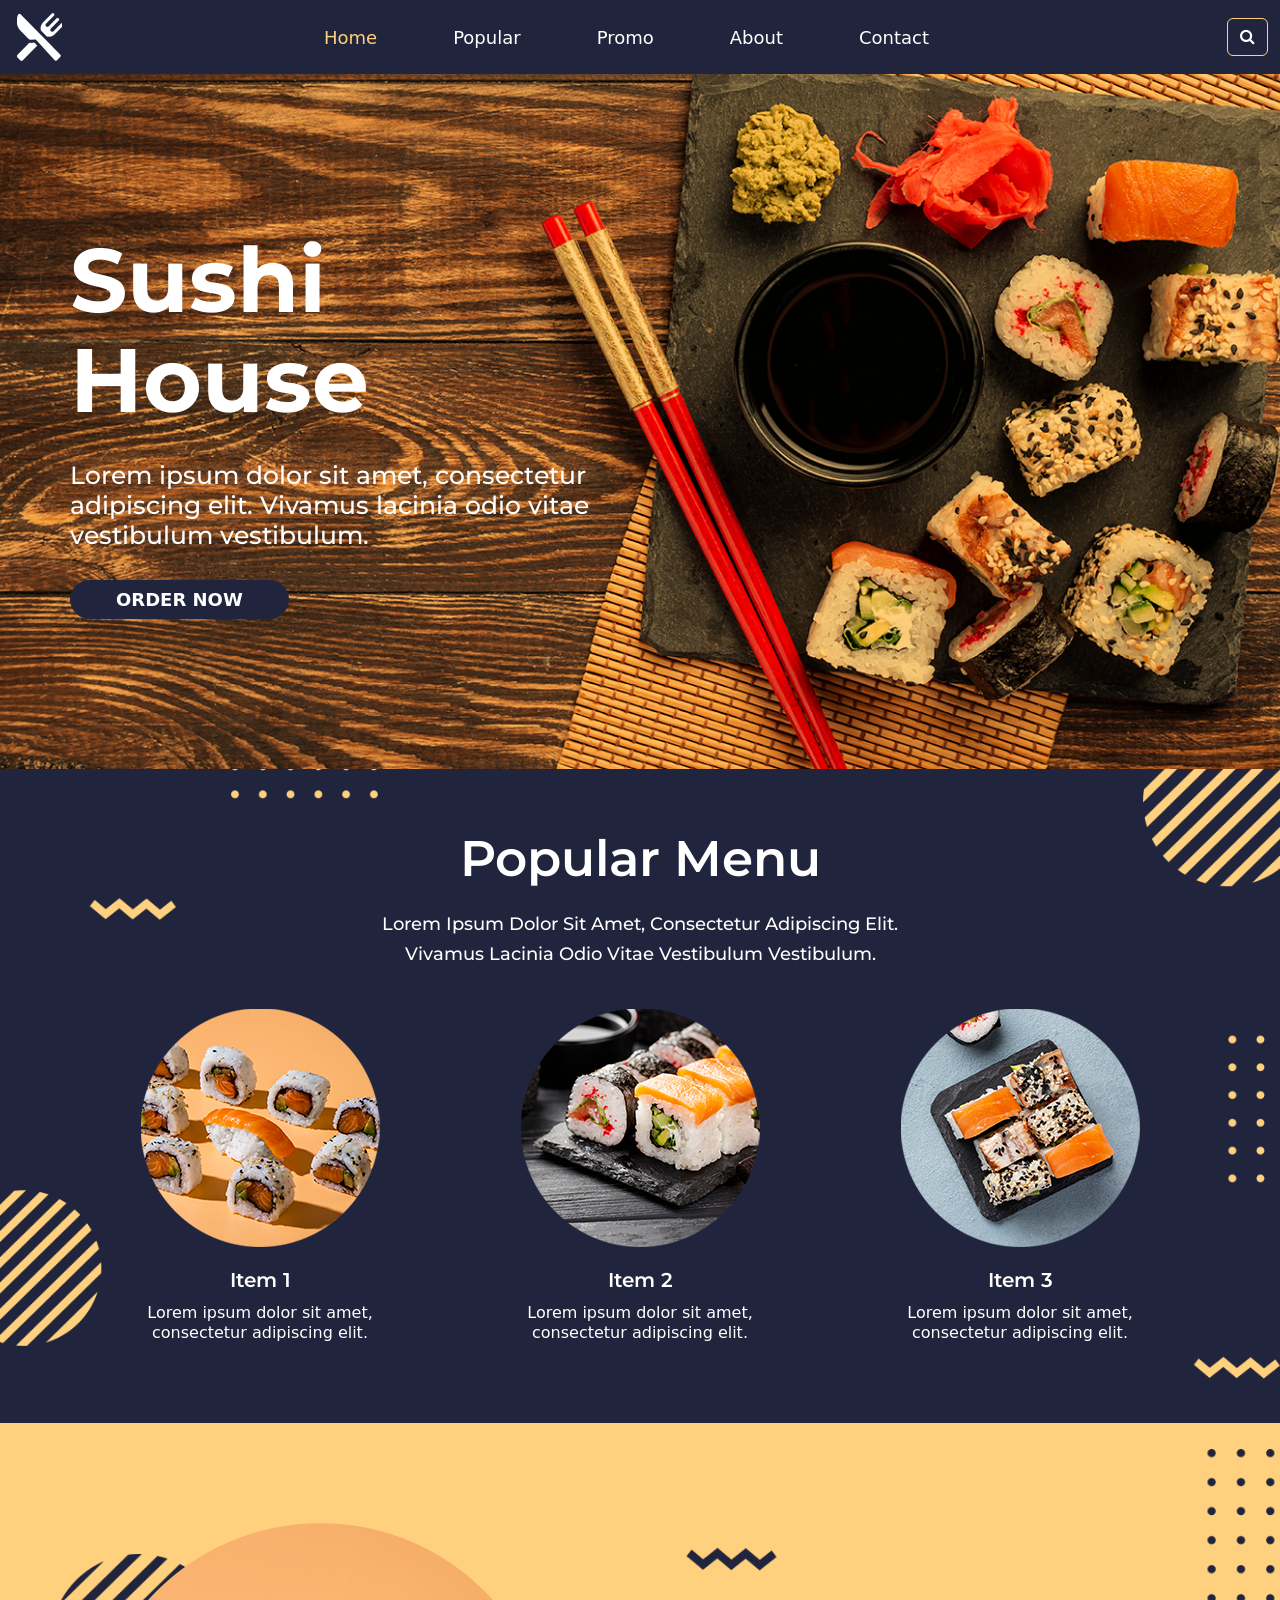
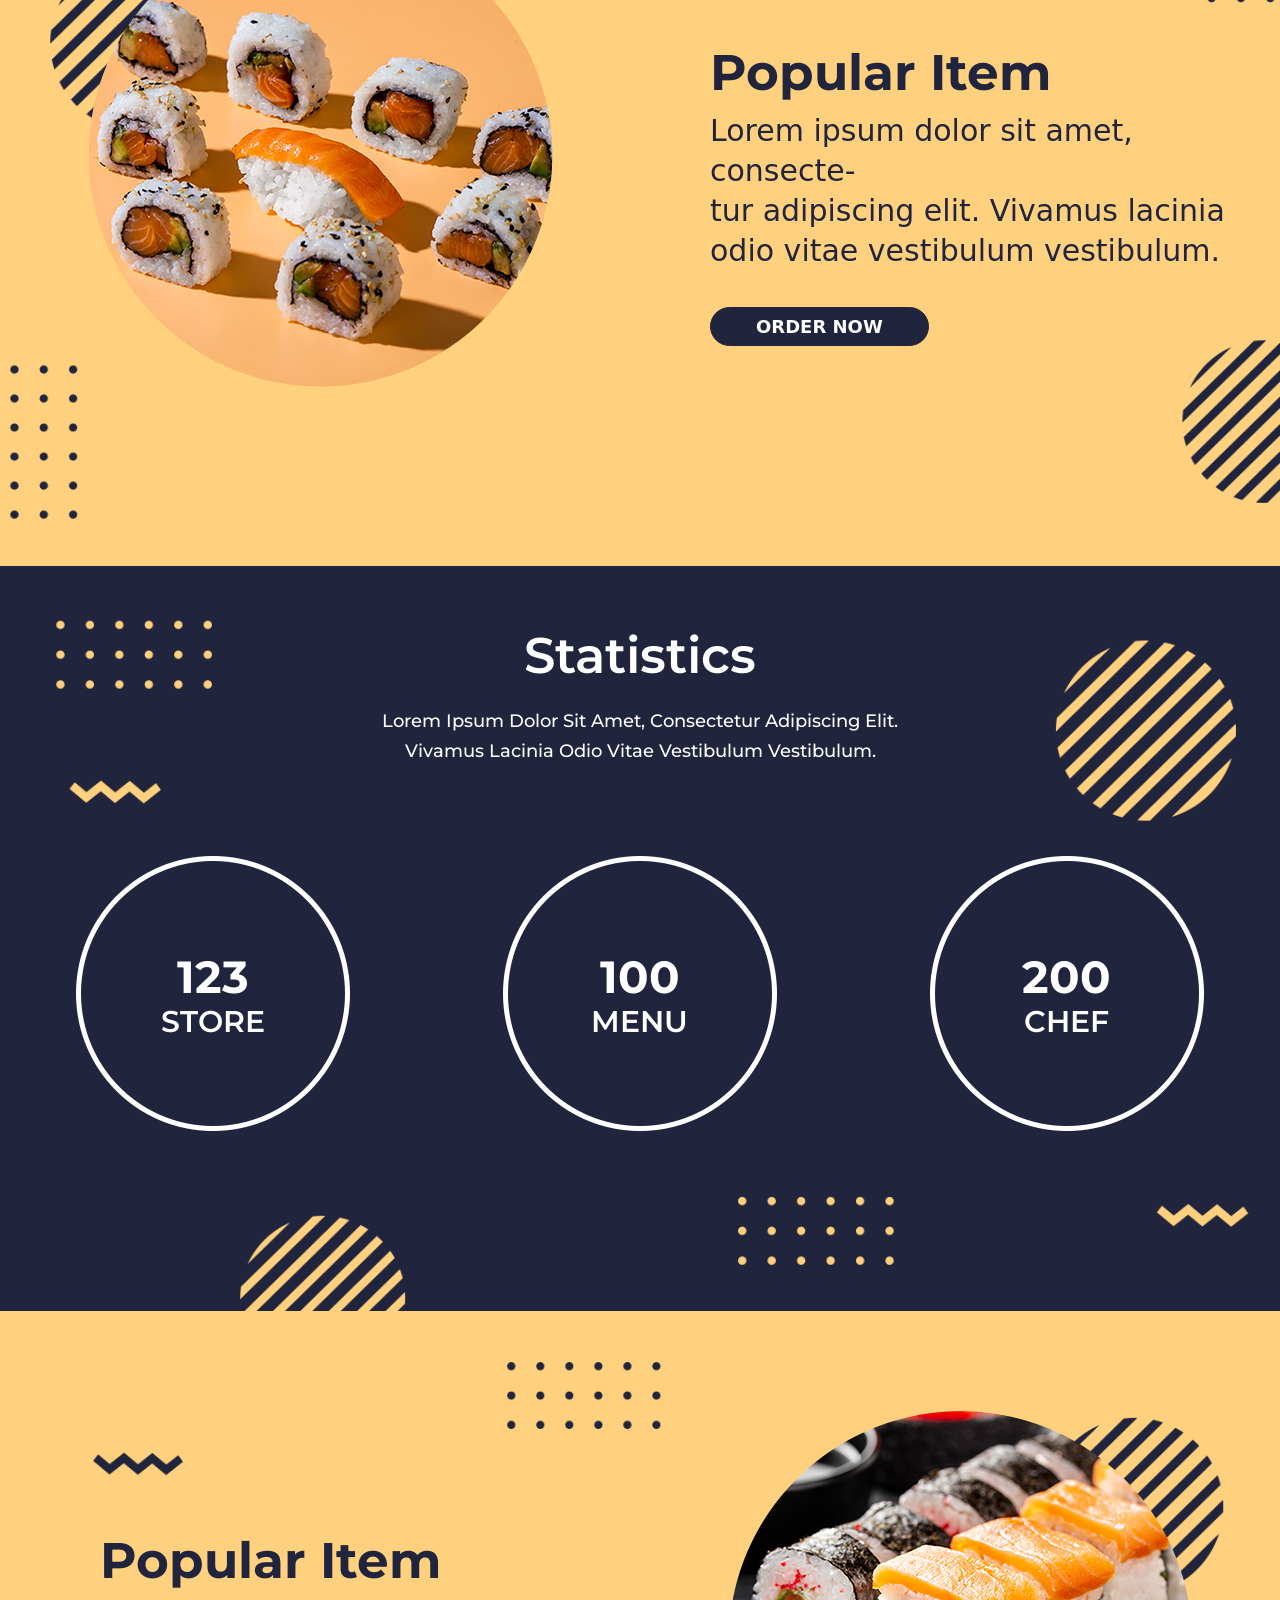
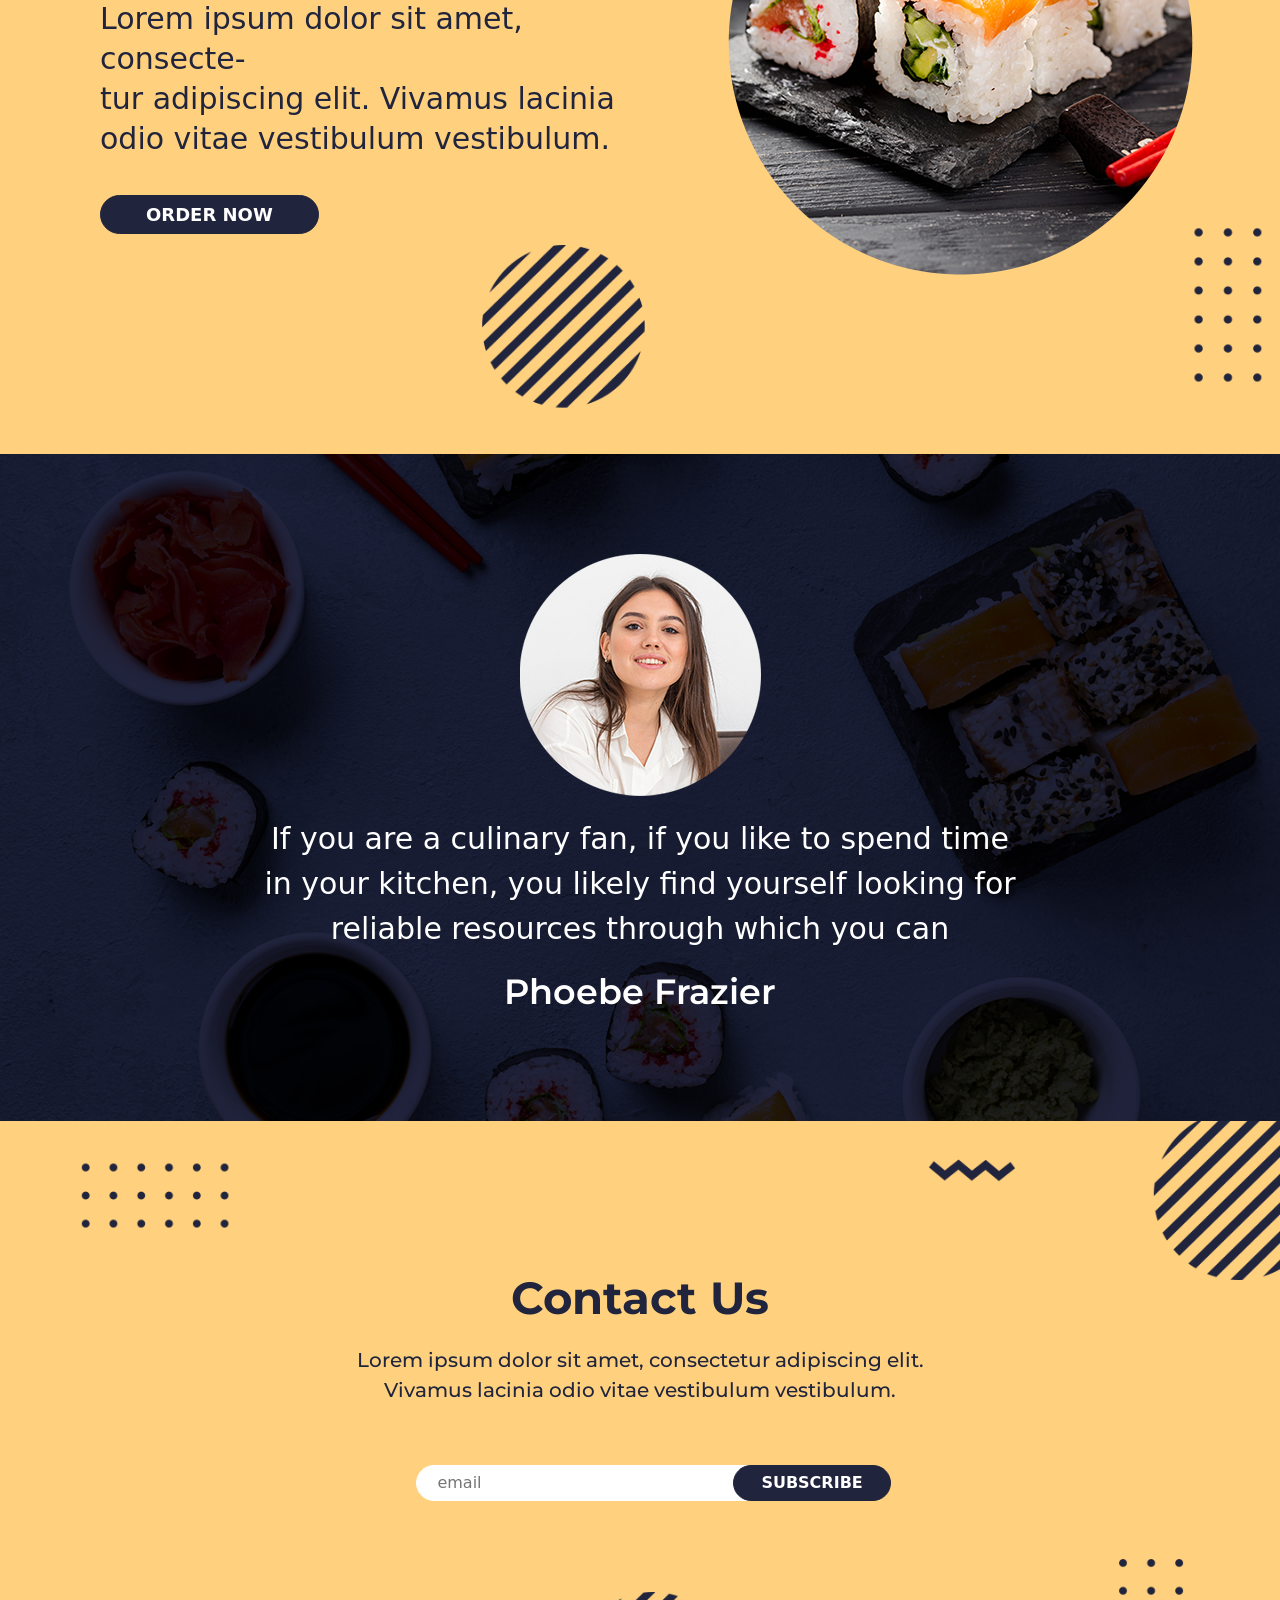
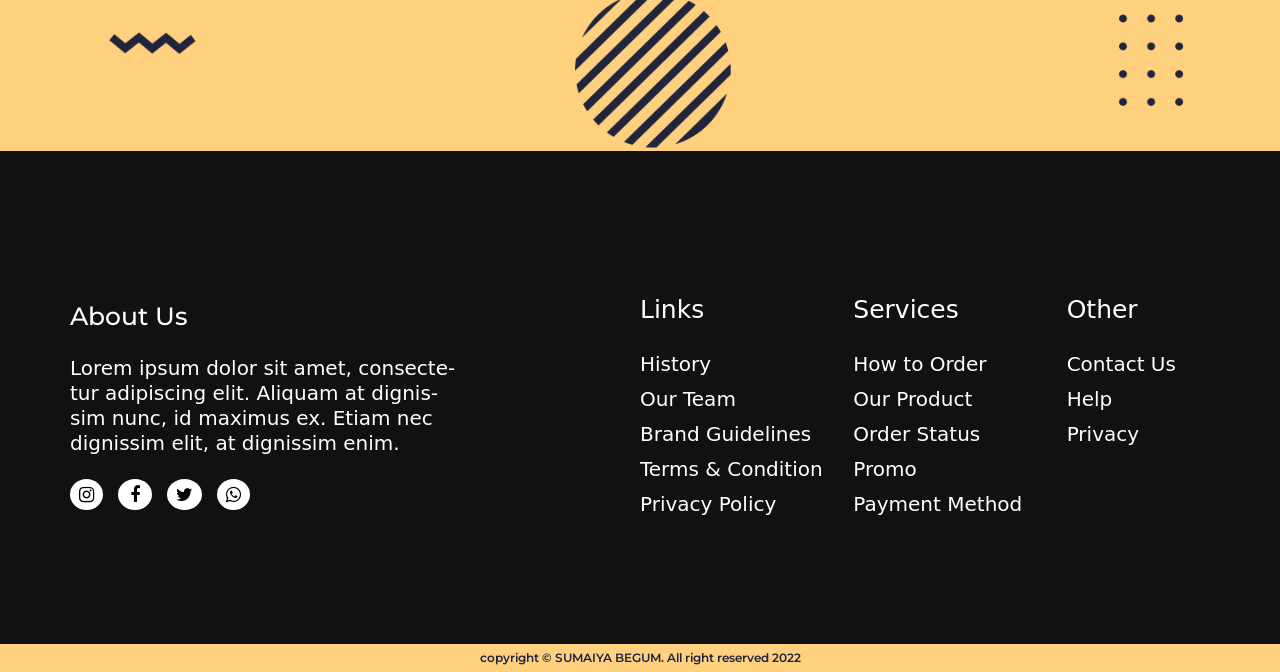
<file: index.html>
<!DOCTYPE html>
<html lang="en">
<head>
    <meta charset="UTF-8">
    <meta http-equiv="X-UA-Compatible" content="IE=edge">
    <meta name="viewport" content="width=device-width, initial-scale=1.0">
    <title>Sushi House</title>
    <!-- css linking here--- -->
    <link rel="stylesheet" href="css/style.css">
    <link rel="stylesheet" href="css/banner.css">
    <link rel="stylesheet" href="css/popular.css">
    <link rel="stylesheet" href="css/popular-item1.css">
    <link rel="stylesheet" href="css/popular-item2.css">
    <link rel="stylesheet" href="css/statistic.css">
    <link rel="stylesheet" href="css/reveiw.css">
    <link rel="stylesheet" href="css/contact.css">
    <link rel="stylesheet" href="css/footer.css">

    <!-- bootstarp linking here -->
    <link href="https://cdn.jsdelivr.net/npm/bootstrap@5.1.3/dist/css/bootstrap.min.css" rel="stylesheet">

    <!-- fontawesome linking here -->
    <link href="https://cdnjs.cloudflare.com/ajax/libs/font-awesome/4.7.0/css/font-awesome.css" rel="stylesheet">

    <!-- google font linking here--- -->
    <link href="https://fonts.googleapis.com/css2?family=Montserrat:wght@400;600;700;800&display=swap" rel="stylesheet">

    <link rel="stylesheet" href="css/animate.css">

</head>
<body>
    <!-- header section start here -->
  <section class="header-section">
    <nav class="navbar fixed-top navbar-expand-lg navbar-light bg-light ">
      <div class="container-fluid">
        <a class="navbar-brand" href="index.html">
            <img src="images/new-logo.png">
        </a>
        <button class="navbar-toggler" type="button" data-bs-toggle="collapse" data-bs-target="#navbarSupportedContent" aria-controls="navbarSupportedContent" aria-expanded="false" aria-label="Toggle navigation">
          <i class="fa fa-bars"></i>
        </button>
        <div class="collapse navbar-collapse" id="navbarSupportedContent">
          <ul class="navbar-nav ms-auto mb-2 mb-lg-0">
            <li class="nav-item">
              <a class="nav-link active" aria-current="page" href="index.html">Home</a>
            </li>
            <li class="nav-item">
              <a class="nav-link" href="#Popular">Popular</a>
            </li>
            <li class="nav-item">
              <a class="nav-link" href="#Promo">Promo</a>
            </li>
            <li class="nav-item">
              <a class="nav-link" href="#About">About</a>
            </li>
            <li class="nav-item">
              <a class="nav-link" href="#Contact">Contact</a>
            </li>
        
          </ul>
          <form class="d-flex">
            <button class="btn btn-outline-success">
              <i class="fa fa-search" aria-hidden="true"></i>
            </button>
          </form>
        </div>
      </div>
      </nav>
        <!-- <input class="search" type="search" placeholder="Search" aria-label="Search"> -->
  </section>

  <!-- header section end -->

  <!-- banner-section start  -->

  <section class="banner-section">
    <div class="container-fluid">
      <div class="row">
        <div class="inner-banner-sec col-lg-12 col-md-12 col-sm-12">
          <div class="row">
            <div class="inner-banner-box col-lg-6 col-md-12 col-sm-12">
              <h3 class="banner-title wow fadeInLeft" data-wow-delay="0.4s">Sushi House</h3>
              <h3 class="banner-title1 wow fadeInLeft" data-wow-delay="0.4s">Lorem ipsum dolor sit amet, consectetur adipiscing elit.
                 Vivamus lacinia odio vitae vestibulum vestibulum. </h3>
              <a href="index.html" class="btn btn-light wow fadeInLeft" data-wow-delay="0.4s">ORDER NOW</a>
            </div>
            <div class="inner-banner-box extra-banner-box col-lg-6 col-md-12 col-sm-12"></div>
          </div>
          
        </div>
      </div>
    </div>
  </section>
  <!-- banner-section end  -->

  <!-- popular-section start  -->
  <section class="popular-sec" id="Popular">
    <h3 class="popular-sec-title">Popular menu</h3>
    <h3 class="popular-sec-title1">Lorem ipsum dolor sit amet, consectetur adipiscing elit.<br>
       Vivamus lacinia odio vitae vestibulum vestibulum. </h3>
    <div class="container">
      <div class="row">
        <div class="inner-popular col-lg-4 col-md-12 col-sm-12">
          <div class="inner-popular-box">
            <img src="images/Mask1.png" class="wow bounceInLeft" data-wow-delay="0.4s">
            <h3 class="popular-item-title">Item 1</h3>
            <p class="popular-item-title1">Lorem ipsum dolor sit amet,<br> consectetur adipiscing elit.</p>
          </div>
        </div>
        <div class="inner-popular col-lg-4 col-md-12 col-sm-12">
          <div class="inner-popular-box">
            <img src="images/mask2.png"  class="wow flipInX center" data-wow-delay="0.4s">
            <h3 class="popular-item-title">Item 2</h3>
            <p class="popular-item-title1">Lorem ipsum dolor sit amet,<br> consectetur adipiscing elit.</p>
          </div>
        </div>
        <div class="inner-popular col-lg-4 col-md-12 col-sm-12">
          <div class="inner-popular-box">
            <img src="images/Mask3.png"  class="wow bounceInRight" data-wow-delay="0.4s">
            <h3 class="popular-item-title">Item 3</h3>
            <p class="popular-item-title1">Lorem ipsum dolor sit amet,<br> consectetur adipiscing elit.</p>
          </div>
        </div>
      </div>
    </div>
  </section>

  <!-- popular-section start  -->

  <!-- popular item1 section start  -->
  <section class="popular-item1">
    <div class="container-fluid">
      <div class="row">
        <div class="inner-item1 col-lg-6 col-md-12 col-sm-12">
          <div class="inner-item1-img">
            <img src="images/Mask11.png" class=" wow bounce" data-wow-delay="0.6s">
          </div>
        </div>
        <div class="inner-item1 col-lg-6 col-md-12 col-sm-12">
          <div class="inner-item1-box  wow fadeInRight" data-wow-delay="0.6s">
            <h3 class="item1-title">Popular Item</h3>
            <p class="item1-title1">Lorem ipsum dolor sit amet, consecte-<br>tur adipiscing elit.
               Vivamus lacinia<br> odio vitae vestibulum vestibulum. </p>
               <a href="index.html" class="btn btn-light">ORDER NOW</a>
          </div>
        </div>
      </div>
    </div>
  </section>


  <!-- popular item1 end  -->

  <!-- statistic sec start  -->
  <section class="statistic-sec">
    <h3 class="statistic-title">Statistics</h3>
    <h3 class="statistic-title1">Lorem ipsum dolor sit amet, consectetur adipiscing elit.<br>
       Vivamus lacinia odio vitae vestibulum vestibulum. </h3>
    <div class="container-fluid">
      <div class="row">
        <div class="inner-statistic-sec col-lg-4 col-md-12 col-sm-12">
          <div class="statistic-box ">
            <img src="images/Shape.png">
            <div class="inner-statistic-box">
              <h3 class="store"></h3>
              <h3 class="store-title">Store</h3>
            </div>
          </div>
          
        </div>
        <div class="inner-statistic-sec col-lg-4 col-md-12 col-sm-12">
          <div class="statistic-box ">
            <img src="images/Shape.png">
            <div class="inner-statistic-box">
              <h3 class="menu"></h3>
              <h3 class="store-title">menu</h3>
            </div>
          </div>
        </div>
        <div class="inner-statistic-sec col-lg-4 col-md-12 col-sm-12">
          <div class="statistic-box ">
            <img src="images/Shape.png">
            <div class="inner-statistic-box">
              <h3 class="chef"></h3>
              <h3 class="store-title">chef</h3>
            </div>
          </div>
        </div>
      </div>
    </div>
  </section>



  <!-- statistic sec end  -->


   <!-- popular item2 section start  -->
   <section class="popular-item2">
    <div class="container-fluid">
      <div class="row">
        <div class="inner-item2 inner-item2-main col-lg-6 col-md-12 col-sm-12">
          <div class="inner-item2-box wow fadeInLeft" data-wow-delay="0.6s">
            <h3 class="item2-title">Popular Item</h3>
            <p class="item2-title1">Lorem ipsum dolor sit amet, consecte-<br>tur adipiscing elit.
               Vivamus lacinia<br> odio vitae vestibulum vestibulum. </p>
               <a href="index.html" class="btn btn-light">ORDER NOW</a>
          </div>
          
        </div>
        <div class="inner-item2 col-lg-6 col-md-12 col-sm-12">
          <div class="inner-item2-img">
            <img src="images/Mask12.png" class="wow bounce" data-wow-delay="0.6s">
          </div>
        </div>
        <div class="inner-item2 inner-item2-extra col-lg-6 col-md-12 col-sm-12">
          <div class="inner-item2-box">
            <h3 class="item2-title">Popular Item</h3>
            <p class="item2-title1">Lorem ipsum dolor sit amet, consecte-<br>tur adipiscing elit.
               Vivamus lacinia<br> odio vitae vestibulum vestibulum. </p>
               <a href="index.html" class="btn btn-light">ORDER NOW</a>
          </div>
          
        </div>
      </div>
    </div>
  </section>


  <!-- popular item2 end  -->

  <!-- review sec start  -->
  <section class="review-sec" id="Promo">
    <div class="container-fluid">
      <div class="row">
        <div class="inner-rev-sec col-lg-12 col-md-12 col-sm-12">
          <div class="inner-rev-box">
            <img src="images/review.png" class="wow flipInX center" data-wow-delay="0.4s">
            <p class="rev-title">If you are a culinary fan, if you like to spend time <br>in your
               kitchen, you likely find yourself looking for<br> reliable resources through which you can</p>
            <h3 class="rev-title1">Phoebe Frazier</h3>
          </div>

        </div>
      </div>
    </div>
  </section>
  <!-- review sec end  -->

  <!-- contact sec start  -->
  <section class="contact-sec" id="Contact">
    <div class="container-fluid">
      <div class="row">
        <div class="inner-contact col-lg-12 col-md-12 col-sm-12">
          <div class="inner-contact-box wow bounceInDown center" data-wow-delay="0.4s">
            <h3 class="contact-title">Contact Us</h3>
            <h3 class="contact-title1">Lorem ipsum dolor sit amet, consectetur adipiscing elit.<br>
              Vivamus lacinia odio vitae vestibulum vestibulum. </h3>
            <div class="inner-contact-box">
              <input type="email" placeholder="email" class="mail">
              <a href="index.html" class="btn btn-light">SUBSCRIBE</a>
            </div>
          </div>
          
        </div>
      </div>
    </div>
  </section>


  <!-- contact sec end  -->

  <!-- footer sec start  -->
  <section class="footer-sec" id="About">
    <div class="container-fluid">
      <div class="row">
        <div class="inner-footer col-lg-6 col-md-12 col-sm-12">
          <h3 class="inner-footer-title1">About Us</h3>
          <p class="inner-footer-title2">Lorem ipsum dolor sit amet, consecte-<br>tur adipiscing elit.
             Aliquam at dignis-<br>sim nunc, id maximus ex. Etiam nec<br> dignissim elit, at dignissim enim. </p>
          <div class="logo-holder">
            <a href="#" class="logo logo1 wow bounceInDown center" data-wow-delay="0.2s"><i class="fa fa-instagram" aria-hidden="true"></i></a>
            <a href="#" class="logo logo2 wow bounceInDown center" data-wow-delay="0.4s"><i class="fa fa-facebook" aria-hidden="true"></i></a>
            <a href="#" class="logo logo3 wow bounceInDown center" data-wow-delay="0.6s"><i class="fa fa-twitter" aria-hidden="true"></i></a>
            <a href="#" class="logo logo4 wow bounceInDown center" data-wow-delay="0.8s"><i class="fa fa-whatsapp" aria-hidden="true"></i></a>
          </div>
        </div>
        <div class="inner-footer col-lg-6 col-md-12 col-sm-12">
          <div class="row">
            <div class="inner-footer-box col-lg-4 col-md-4 col-sm-12">
              <ul class="link-holder-right">
                <li class="main-link">Links</li>
                <li class="main-link-right"><a href="index.html" class="link">History</a></li>
                <li class="main-link-right"><a href="index.html" class="link">Our Team</a></li>
                <li class="main-link-right"><a href="index.html" class="link">Brand Guidelines</a></li>
                <li class="main-link-right"><a href="index.html" class="link">Terms & Condition</a></li>
                <li class="main-link-right"><a href="index.html" class="link">Privacy Policy</a></li>
              </ul>
            </div>
            <div class="inner-footer-box col-lg-4 col-md-4 col-sm-12">
              <ul class="link-holder-right">
                <li class="main-link">Services</li>
                <li class="main-link-right"><a href="index.html" class="link">How to Order</a></li>
                <li class="main-link-right"><a href="index.html" class="link">Our Product</a></li>
                <li class="main-link-right"><a href="index.html" class="link">Order Status</a></li>
                <li class="main-link-right"><a href="index.html" class="link">Promo</a></li>
                <li class="main-link-right"><a href="index.html" class="link">Payment Method</a></li>
              </ul>
            </div>
            <div class="inner-footer-box col-lg-4 col-md-4 col-sm-12">
              <ul class="link-holder-right">
                <li class="main-link">Other</li>
                <li class="main-link-right"><a href="index.html" class="link">Contact Us</a></li>
                <li class="main-link-right"><a href="index.html" class="link">Help</a></li>
                <li class="main-link-right"><a href="index.html" class="link">Privacy</a></li>
              </ul>
            </div>
          </div>
        </div>
      </div>
    </div>
    <h3 class="copyright">copyright &copy; SUMAIYA BEGUM. All right reserved 2022</h3>
  </section>



  <!-- footer sec end  -->









  <!-- javascript -->
  <script src="https://cdn.jsdelivr.net/npm/bootstrap@5.1.3/dist/js/bootstrap.bundle.min.js"></script>
  <script src="js/jquery-3.5.1.min.js"></script>

  <script src="js/animationCounter.js"></script>
  <script src="js/count.js"></script>

  <!-- <script src="js/stickUp.min.js"></script>

  <script type="text/javascript">
    //initiating jQuery
    jQuery(function($) {
      $(document).ready( function() {
        //enabling stickUp on the '.navbar-wrapper' class
        $('.navbar-wrapper').stickUp();
      });
    });

  </script> -->


  <script src="js/wow.min.js"></script>
  <script>
  new WOW().init();
  </script>
    
</body>
</html>
</file>
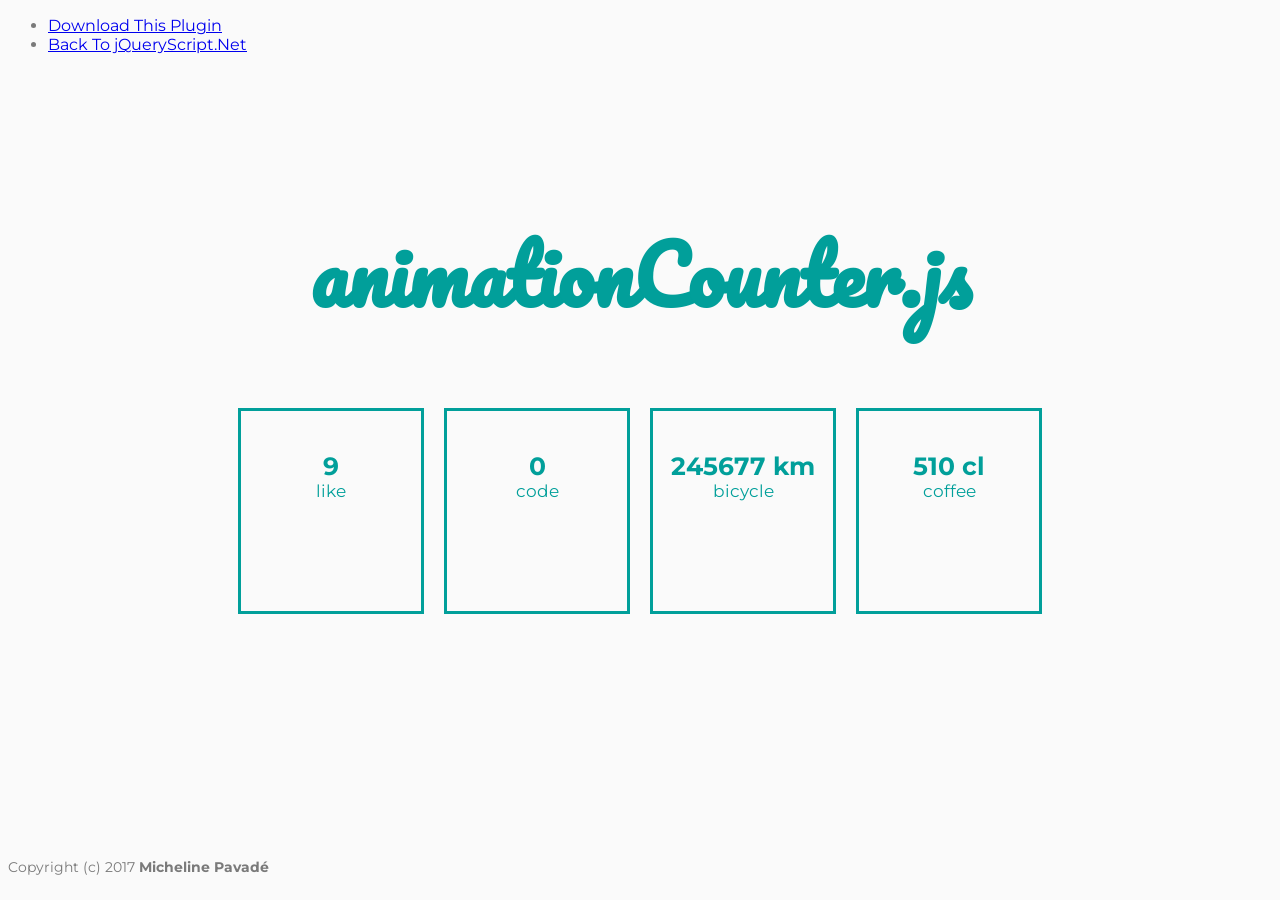
<file: Animated-Number-Counter-Plugin-For-jQuery-animationCounter-js/example/index.html>
<!doctype html>
<html>
<head>
<meta charset="utf-8">
<meta http-equiv="X-UA-Compatible" content="IE=edge,chrome=1">
<meta name="viewport" content="width=device-width, initial-scale=1">
    <title>jQuery animationCounter.js Plugin Demos</title>
    <link href="http://www.jqueryscript.net/css/jquerysctipttop.css" rel="stylesheet" type="text/css">
    <link href="https://fonts.googleapis.com/css?family=Pacifico" rel="stylesheet">
    <link href="https://fonts.googleapis.com/css?family=Montserrat" rel="stylesheet">
    <link rel="stylesheet" href="custom.css">
    <link rel="stylesheet" href="https://cdn.linearicons.com/free/1.0.0/icon-font.min.css">
  </head>
  <body>
  <div id="jquery-script-menu">
<div class="jquery-script-center">
<ul>
<li><a href="http://www.jqueryscript.net/animation/Animated-Number-Counter-Plugin-For-jQuery-animationCounter-js.html">Download This Plugin</a></li>
<li><a href="http://www.jqueryscript.net/">Back To jQueryScript.Net</a></li>
</ul>
<div class="jquery-script-ads"><script type="text/javascript"><!--
google_ad_client = "ca-pub-2783044520727903";
/* jQuery_demo */
google_ad_slot = "2780937993";
google_ad_width = 728;
google_ad_height = 90;
//-->
</script>
<script type="text/javascript"
src="http://pagead2.googlesyndication.com/pagead/show_ads.js">
</script></div>
<div class="jquery-script-clear"></div>
</div>
</div>
      <div class="main" style="margin-top:150px;">
          <div class="intro">
            <h1 class="title-plugin">animationCounter.js</h1>
          </div>
          <div class="block-wrapper">
              <div class="block">
                  <p><span class="lnr lnr-heart"></span></p>
                  <p class="counter-wrapper"><span class="fb"></span></p>
                  <p class="text-block">like</p>
              </div>
              <div class="block">
                  <p><span class="lnr lnr-code"></span></p>
                  <p class="counter-wrapper"><span class="code"></span></p>
                  <p class="text-block">code</p>
              </div>
              <div class="block">
                  <p><span class="lnr lnr-bicycle"></span></p>
                  <p class="counter-wrapper"><span class="bike"></span></p>
                  <p class="text-block">bicycle</p>
              </div>
              <div class="block">
                  <p><span class="lnr lnr-history"></span></p>
                  <p class="counter-wrapper"><span class="coffee"></span></p>
                  <p class="text-block">coffee</p>
              </div>
            </div>
            <footer>
              <p>Copyright (c) 2017 <a href="http://www.pixel-renaissance.com">Micheline Pavadé</a></p>
            </footer>
      </div>

    <script src="https://code.jquery.com/jquery-1.12.4.min.js"></script>
    <script src="../animationCounter.js" charset="utf-8"></script>
    <script type="text/javascript">
    $('#counter-block').ready(function(){
        $('.fb').animationCounter({
          start: 0,
          step: 1,
          delay:100
        });
        $('.bike').animationCounter({
          start: 245677,
          step: 100,
          delay:2000,
          txt: ' km'
        });
        $('.code').animationCounter({
          start: 0,
          end: 570,
          step: 4,
          delay: 1000
        });
        $('.coffee').animationCounter({
          start: 490,
          end: 1560,
          step: 20,
          delay: 900,
          txt: ' cl'
        });
    });
    </script>
    <script type="text/javascript">

  var _gaq = _gaq || [];
  _gaq.push(['_setAccount', 'UA-36251023-1']);
  _gaq.push(['_setDomainName', 'jqueryscript.net']);
  _gaq.push(['_trackPageview']);

  (function() {
    var ga = document.createElement('script'); ga.type = 'text/javascript'; ga.async = true;
    ga.src = ('https:' == document.location.protocol ? 'https://ssl' : 'http://www') + '.google-analytics.com/ga.js';
    var s = document.getElementsByTagName('script')[0]; s.parentNode.insertBefore(ga, s);
  })();

</script>
  </body>
</html>
</file>
<file: css/style.css>
*{
    margin:0px;
    padding: 0px;
}
body{
    font-size: 14px;
    line-height: 24px;
}
h1, h2, h3, h4, h5, h6{
    font-family: 'Montserrat', sans-serif;
}
.header-section{
    /* border: 1px solid red; */
    position: relative;
}
.header-section .bg-light{
    background-color: #21243d !important;
}
.header-section .bg-light .navbar-nav{
    /* border: 1px solid lime; */
    margin: 0px 230px 0px 0px;
}
.header-section  .fixed-top{
    background: black;
  
}
/* 
.isStuck{
    left:0px;
    width:100%;
    box-shadow: rgba(0, 0, 0, 0.3) 0px 19px 38px, rgba(0, 0, 0, 0.22) 0px 15px 12px;
}
.header-section .navbar-wrapper {
    margin-top:0px;
    position: relative;
    z-index: 15;
    
  
} */
.header-section .navbar-light .navbar-toggler{
    border: 1px solid white;
  
}
.header-section .navbar-light .navbar-toggler:hover{
    box-shadow: 1px 1px 5px white;
}
.header-section  .navbar-nav .nav-item{
    /* border: 1px solid aqua; */
    padding: 0px 60px 0px 0px;
}
.header-section  .navbar-light .navbar-nav .nav-link.active, .navbar-light .navbar-nav .show>.nav-link {
    color: #ffd17e;
}
.header-section  .navbar-nav .nav-item .nav-link{
    color: white;
    font-size: 18px;
    font-weight: 500;
}
.header-section  .navbar-nav .nav-item .nav-link:hover{
    color: #ffd17e;
}
.header-section .btn {
    border: 1px solid #ffd17e; 
    
}
.header-section .btn:hover{
    background-color: #ffd17e;
    border: 1px solid #ffd17e; 
    box-shadow: rgba(50, 50, 93, 0.25) 0px 50px 100px -20px, rgba(0, 0, 0, 0.3) 0px 30px 60px -30px, rgba(10, 37, 64, 0.35) 0px -2px 6px 0px inset;
    /* transition: 0.5s; */
}
.fa-search{
    color: white;
}
/* .header-section .search{
    position: absolute;
    top:80px;
    right: 0px;
    width: 100%;
    box-shadow: rgba(50, 50, 93, 0.25) 0px 50px 100px -20px, rgba(0, 0, 0, 0.3) 0px 30px 60px -30px, rgba(10, 37, 64, 0.35) 0px -2px 6px 0px inset;

}
.header-section .search:hover, .header-section .search:focus{
    
    box-shadow: rgba(50, 50, 93, 0.25) 0px 50px 100px -20px, rgba(0, 0, 0, 0.3) 0px 30px 60px -30px, rgba(10, 37, 64, 0.35) 0px -2px 6px 0px inset;

} */
.fa-bars{
    color: white;
}

/* ********************************************************* */
@media (min-width:279px) and (max-width:319px){
    .header-section .bg-light .navbar-nav{
        /* border: 1px solid lime; */
        margin: 10px 0px 0px ;
    }
    .header-section  .navbar-nav .nav-item{
        /* border: 1px solid aqua; */
        padding: 0px ;
        text-align: center;
    }
    .header-section  .navbar-nav .nav-item .nav-link{
        color: white;
        font-size: 16px;
        font-weight: 500;
    }
    .header-section .d-flex{
        /* border: 1px solid red; */
        display: flex;
        align-items: center;
        justify-content: right;
    }
  
}
@media (min-width:320px) and (max-width:480px){
    .header-section .bg-light .navbar-nav{
        /* border: 1px solid lime; */
        margin: 0px 0px 0px ;
    }
    .header-section  .navbar-nav .nav-item{
        /* border: 1px solid aqua; */
        padding: 0px ;
        text-align: center;
    }
    .header-section  .navbar-nav .nav-item .nav-link{
        color: white;
        font-size: 16px;
        font-weight: 500;
    }
    .header-section .d-flex{
        /* border: 1px solid red; */
        display: flex;
        align-items: center;
        justify-content: right;
    }
  
}
@media (min-width:481px) and (max-width:767px){
    .header-section .bg-light .navbar-nav{
        /* border: 1px solid lime; */
        margin:0px 0px 0px ;
    }
    .header-section  .navbar-nav .nav-item{
        /* border: 1px solid aqua; */
        padding: 0px ;
        text-align: center;
    }
    .header-section  .navbar-nav .nav-item .nav-link{
        color: white;
        font-size: 17px;
        font-weight: 500;
    }
    .header-section .d-flex{
        /* border: 1px solid red; */
        display: flex;
        align-items: center;
        justify-content: right;
    }
  
}
@media (min-width:768px) and (max-width:991px){
    .header-section .bg-light .navbar-nav{
        /* border: 1px solid lime; */
        margin: 0px 0px 0px ;
    }
    .header-section  .navbar-nav .nav-item{
        /* border: 1px solid aqua; */
        padding: 0px ;
        text-align: center;
    }
    .header-section  .navbar-nav .nav-item .nav-link{
        color: white;
        font-size: 17px;
        font-weight: 500;
    }
    .header-section .d-flex{
        /* border: 1px solid red; */
        display: flex;
        align-items: center;
        justify-content: right;
    }
  
}
@media (min-width:992px) and (max-width:1023px){
    .header-section .bg-light .navbar-nav{
        /* border: 1px solid lime; */
        margin: 0px 100px 0px 0px;
    }
    .header-section  .navbar-nav .nav-item{
        /* border: 1px solid aqua; */
        padding: 0px 30px 0px 0px;
    }
    .header-section  .navbar-nav .nav-item .nav-link{
        color: white;
        font-size: 17px;
        font-weight: 500;
    }
}
@media (min-width:1024px) and (max-width:1075px){
    .header-section .bg-light .navbar-nav{
        /* border: 1px solid lime; */
        margin: 0px 120px 0px 0px;
    }
    .header-section  .navbar-nav .nav-item{
        /* border: 1px solid aqua; */
        padding: 0px 30px 0px 0px;
    }
    .header-section  .navbar-nav .nav-item .nav-link{
        color: white;
        font-size: 17px;
        font-weight: 500;
    }
}
</file>
<file: css/banner.css>
.banner-section{
    /* border: 1px solid red; */
    background: url(../images/banner.png) no-repeat center center/cover;
    padding: 80px 0px 0px;
}
.inner-banner-sec{
    /* border: 1px solid lime; */
    /* padding: 0px; */
}

.inner-banner-sec .inner-banner-box{
    /* border: 1px solid red; */
    padding: 0px;
    margin: 150px 0px;
}
.banner-title{
    font-size: 90px;
    line-height: 100px;
    font-weight: 700;
    color: #fff;
    font-family: 'Montserrat', sans-serif;
    padding-left: 70px;
}
.banner-title1{
    font-size: 25px;
    line-height: 30px;
    font-weight: 500;
    color: #fff;
    font-family: 'Montserrat', sans-serif;
    padding-left: 70px;
    margin:30px 0px 10px;
}
.inner-banner-box .btn{
    border: 1px solid #21243d ;
    background: #21243d ;
    margin:20px 0px 0px 70px;
    padding: 5px 45px;
    color: #fff;
    font-size: 18px;
    font-weight: 600;
    border-radius: 100px;
}

/* ********************************************************* */
@media (min-width:279px) and (max-width:319px){
    .extra-banner-box{
        display: none;
    }
    .inner-banner-sec .inner-banner-box{
        /* border: 1px solid red; */
        padding: 0px;
        margin: 120px 0px;
        text-align: center;
    }
    .banner-title{
        font-size: 40px;
        line-height: 30px;
        font-weight: 700;
        color: #fff;
        font-family: 'Montserrat', sans-serif;
        padding-left: 0px;
        /* text-align: center; */
    }
    .banner-title1{
        font-size:14px;
        line-height: 24px;
        font-weight: 500;
        color: #fff;
        font-family: 'Montserrat', sans-serif;
        padding-left: 0px;
        /* text-align: center; */
        margin:30px 0px 10px;
    }
    .inner-banner-box .btn{
        border: 1px solid #21243d ;
        background: #21243d ;
        margin:20px 0px 0px 0px;
        padding: 5px 45px;
        color: #fff;
        font-size: 14px;
        font-weight: 600;
        border-radius: 100px;
        /* text-align: center; */
    }
}
@media (min-width:320px) and (max-width:480px){
    .extra-banner-box{
        display: none;
    }
    .inner-banner-sec .inner-banner-box{
        /* border: 1px solid red; */
        padding: 0px;
        margin: 130px 0px;
        text-align: center;
    }
    .banner-title{
        font-size: 45px;
        line-height: 30px;
        font-weight: 700;
        color: #fff;
        font-family: 'Montserrat', sans-serif;
        padding-left: 0px;
        /* text-align: center; */
    }
    .banner-title1{
        font-size:15px;
        line-height: 24px;
        font-weight: 500;
        color: #fff;
        font-family: 'Montserrat', sans-serif;
        padding-left: 0px;
        /* text-align: center; */
        margin:40px 0px 10px;
    }
    .inner-banner-box .btn{
        border: 1px solid #21243d ;
        background: #21243d ;
        margin:20px 0px 0px 0px;
        padding: 5px 45px;
        color: #fff;
        font-size: 16px;
        font-weight: 600;
        border-radius: 100px;
        /* text-align: center; */
    }
}
@media (min-width:481px) and (max-width:767px){
    .extra-banner-box{
        display: none;
    }
    .inner-banner-sec .inner-banner-box{
        /* border: 1px solid red; */
        padding: 0px;
        margin: 130px 0px;
        text-align: center;
    }
    .banner-title{
        font-size: 60px;
        line-height: 70px;
        font-weight: 700;
        color: #fff;
        font-family: 'Montserrat', sans-serif;
        padding-left: 0px;
        /* text-align: center; */
    }
    .banner-title1{
        font-size:16px;
        line-height: 26px;
        font-weight: 600;
        color: #fff;
        font-family: 'Montserrat', sans-serif;
        padding:0px 60px;
        /* text-align: center; */
        margin:30px 0px 10px;
    }
    .inner-banner-box .btn{
        border: 1px solid #21243d ;
        background: #21243d ;
        margin:15px 0px 0px 0px;
        padding: 5px 45px;
        color: #fff;
        font-size: 17px;
        font-weight: 600;
        border-radius: 100px;
        /* text-align: center; */
    }
}
@media (min-width:768px) and (max-width:991px){
    .extra-banner-box{
        display: none;
    }
    .inner-banner-sec .inner-banner-box{
        /* border: 1px solid red; */
        padding: 0px;
        margin: 130px 0px;
        text-align: center;
    }
    .banner-title{
        font-size: 70px;
        line-height: 70px;
        font-weight: 700;
        color: #fff;
        font-family: 'Montserrat', sans-serif;
        padding-left: 0px;
        /* text-align: center; */
    }
    .banner-title1{
        font-size:17px;
        line-height: 27px;
        font-weight: 600;
        color: #fff;
        font-family: 'Montserrat', sans-serif;
        padding:0px 200px;
        /* text-align: center; */
        margin:30px 0px 10px;
    }
    .inner-banner-box .btn{
        border: 1px solid #21243d ;
        background: #21243d ;
        margin:15px 0px 0px 0px;
        padding: 5px 45px;
        color: #fff;
        font-size: 18px;
        font-weight: 600;
        border-radius: 100px;
        /* text-align: center; */
    }
}
@media (min-width:992px) and (max-width:1023px){
    .extra-banner-box{
        display: none;
    }
    .inner-banner-sec .inner-banner-box{
        /* border: 1px solid red; */
        padding: 0px;
        margin: 130px 0px;
        text-align: left;
    }
    .banner-title{
        font-size: 60px;
        line-height: 70px;
        font-weight: 700;
        color: #fff;
        font-family: 'Montserrat', sans-serif;
        padding-left: 60px;
        /* text-align: center; */
    }
    .banner-title1{
        font-size:16px;
        line-height: 26px;
        font-weight: 600;
        color: #fff;
        font-family: 'Montserrat', sans-serif;
        padding:0px 60px;
        /* text-align: center; */
        margin:30px 0px 10px;
    }
    .inner-banner-box .btn{
        border: 1px solid #21243d ;
        background: #21243d ;
        margin:15px 0px 0px 60px;
        padding: 5px 45px;
        color: #fff;
        font-size: 18px;
        font-weight: 600;
        border-radius: 100px;
        /* text-align: center; */
    }
}
@media (min-width:1024px) and (max-width:1075px){
    .extra-banner-box{
        display: none;
    }
    .inner-banner-sec .inner-banner-box{
        /* border: 1px solid red; */
        padding: 0px;
        margin: 130px 0px;
        text-align: left;
    }
    .banner-title{
        font-size: 70px;
        line-height: 70px;
        font-weight: 700;
        color: #fff;
        font-family: 'Montserrat', sans-serif;
        padding-left: 60px;
        /* text-align: center; */
    }
    .banner-title1{
        font-size:16px;
        line-height: 26px;
        font-weight: 600;
        color: #fff;
        font-family: 'Montserrat', sans-serif;
        padding:0px 50px 0px 60px;
        /* text-align: center; */
        margin:30px 0px 10px;
    }
    .inner-banner-box .btn{
        border: 1px solid #21243d ;
        background: #21243d ;
        margin:15px 0px 0px 60px;
        padding: 5px 45px;
        color: #fff;
        font-size: 18px;
        font-weight: 600;
        border-radius: 100px;
        /* text-align: center; */
    }
}
</file>
<file: css/popular.css>
.popular-sec{
    /* border: 1px solid red; */
    background: url(../images/img1.png) no-repeat center center/cover;
    padding: 60px 0px 80px;
}
.popular-sec-title{
    font-size: 50px;
    font-weight: 600;
    line-height: 60px;
    margin: 0px;
    color: #fff;
    text-align: center;
    text-transform: capitalize;
}
.popular-sec-title1{
    font-size: 18px;
    font-weight: 500;
    line-height: 30px;
    margin: 20px 0px 40px;
    color: #fff;
    text-align: center;
    text-transform: capitalize;
    /* padding: 0px 270px; */
}
.popular-sec .row .inner-popular{
    /* border: 1px solid red;    */
    padding: 0px;
}
.inner-popular-box{
    /* border: 1px solid aqua; */
    /* padding: 0px; */
    text-align: center;
}
.inner-popular-box .popular-item-title{
    font-size: 20px;
    font-weight: 600;
    line-height: 26px;
    color: #fff;
    margin: 20px 0px 0px;
}
.inner-popular-box .popular-item-title1{
    font-size: 16px;
    font-weight: lighter;
    line-height: 20px;
    color: #fff;
    margin: 10px 0px 0px;
}
/* *********************************************** */
@media (min-width:279px) and (max-width:319px){
    .popular-sec{
        /* border: 1px solid red;
        background: url(../images/img1.png) no-repeat center center/cover; */
        padding: 60px 0px 40px;
    }
    .popular-sec-title{
        font-size: 35px;
        font-weight: 600;
        line-height: 40px;
        margin: 0px;
        color: #fff;
        text-align: center;
        text-transform: capitalize;
    }
    .popular-sec-title1{
        font-size: 16px;
        font-weight: 500;
        line-height: 22px;
        margin: 20px 0px 40px;
        color: #fff;
        text-align: center;
        text-transform: capitalize;
        padding: 0px 0px;
    }
    .inner-popular-box{
        /* border: 1px solid aqua; */
        /* padding: 0px; */
        text-align: center;
        margin: 0px 0px 50px;
    }
}
@media (min-width:320px) and (max-width:480px){
    .popular-sec{
        /* border: 1px solid red;
        background: url(../images/img1.png) no-repeat center center/cover; */
        padding: 60px 0px 40px;
    }
    .popular-sec-title{
        font-size: 35px;
        font-weight: 600;
        line-height: 40px;
        margin: 0px;
        color: #fff;
        text-align: center;
        text-transform: capitalize;
    }
    .popular-sec-title1{
        font-size: 14px;
        font-weight: 500;
        line-height: 22px;
        margin: 20px 0px 60px;
        color: #fff;
        text-align: center;
        text-transform: capitalize;
        padding: 0px 0px;
    }
    .inner-popular-box{
        /* border: 1px solid aqua; */
        /* padding: 0px; */
        text-align: center;
        margin: 0px 0px 50px;
    }
}

@media (min-width:481px) and (max-width:767px){
    .popular-sec{
        /* border: 1px solid red;
        background: url(../images/img1.png) no-repeat center center/cover; */
        padding: 60px 0px 40px;
    }
    .popular-sec-title{
        font-size: 45px;
        font-weight: 600;
        line-height: 50px;
        margin: 0px;
        color: #fff;
        text-align: center;
        text-transform: capitalize;
    }
    .popular-sec-title1{
        font-size: 15px;
        font-weight: 500;
        line-height: 22px;
        margin: 20px 0px 60px;
        color: #fff;
        text-align: center;
        text-transform: capitalize;
        padding: 0px 0px;
    }
    .inner-popular-box{
        /* border: 1px solid aqua; */
        /* padding: 0px; */
        text-align: center;
        margin: 0px 0px 50px;
    }
}
@media (min-width:768px) and (max-width:991px){
    .popular-sec{
        /* border: 1px solid red;
        background: url(../images/img1.png) no-repeat center center/cover; */
        padding: 60px 0px 40px;
    }
    .popular-sec-title{
        font-size: 50px;
        font-weight: 600;
        line-height: 60px;
        margin: 0px;
        color: #fff;
        text-align: center;
        text-transform: capitalize;
    }
    .popular-sec-title1{
        font-size: 16px;
        font-weight: 500;
        line-height: 22px;
        margin: 20px 0px 60px;
        color: #fff;
        text-align: center;
        text-transform: capitalize;
        padding: 0px 0px;
    }
    .inner-popular-box{
        /* border: 1px solid aqua; */
        /* padding: 0px; */
        text-align: center;
        margin: 0px 0px 50px;
    }
}
@media (min-width:992px) and (max-width:1023px){
    .popular-sec{
        /* border: 1px solid red;
        background: url(../images/img1.png) no-repeat center center/cover; */
        padding: 60px 0px 40px;
    }
    .popular-sec-title{
        font-size: 50px;
        font-weight: 600;
        line-height: 60px;
        margin: 0px;
        color: #fff;
        text-align: center;
        text-transform: capitalize;
    }
    .popular-sec-title1{
        font-size: 15px;
        font-weight: 500;
        line-height: 22px;
        margin: 20px 0px 60px;
        color: #fff;
        text-align: center;
        text-transform: capitalize;
        padding: 0px 0px;
    }
    .inner-popular-box{
        /* border: 1px solid aqua; */
        /* padding: 0px; */
        text-align: center;
        margin: 0px 0px 50px;
    }
}
@media (min-width:1024px) and (max-width:1075px){
    .popular-sec{
        /* border: 1px solid red;
        background: url(../images/img1.png) no-repeat center center/cover; */
        padding: 60px 0px 40px;
    }
    .popular-sec-title{
        font-size: 50px;
        font-weight: 600;
        line-height: 60px;
        margin: 0px;
        color: #fff;
        text-align: center;
        text-transform: capitalize;
    }
    .popular-sec-title1{
        font-size: 15px;
        font-weight: 500;
        line-height: 22px;
        margin: 20px 0px 60px;
        color: #fff;
        text-align: center;
        text-transform: capitalize;
        padding: 0px 0px;
    }
    .inner-popular-box{
        /* border: 1px solid aqua; */
        /* padding: 0px; */
        text-align: center;
        margin: 0px 0px 50px;
    }
}
</file>
<file: css/popular-item1.css>
.popular-item1{
    /* border: 1px solid red; */
    background: url(../images/img2.png) no-repeat center center/cover;
    padding: 100px 0px;
}
.popular-item1 .row .inner-item1{
    /* border: 1px solid blue; */
    padding: 0px;
}
.inner-item1 .inner-item1-img{
    /* border: 1px solid aqua; */
    text-align: center;
}
.inner-item1 .inner-item1-img img{
    /* border: 1px solid red; */
    
}

.inner-item1-box{
    /* border: 1px solid red; */
    text-align: left;
    /* margin-top: 100px; */
    padding: 120px 0px 120px 70px;
}
.inner-item1-box .item1-title{
    font-size: 50px;
    line-height: 60px;
    font-weight: 700;
    color: #21243d;
}
.inner-item1-box .item1-title1{
    font-size: 30px;
    line-height: 40px;
    font-weight: 400;
    color: #21243d;
}
.inner-item1-box  .btn{
    border: 1px solid #21243d ;
    background: #21243d ;
    margin:20px 0px 0px 0px;
    padding: 5px 45px;
    color: #fff;
    font-size: 18px;
    font-weight: 600;
    border-radius: 100px;
    transition: 0.5s;
}
.inner-item1-box  .btn:hover{
    /* border: 1px solid #21243d ; */
    background: #fff ;
    
}

/* *********************************************************** */
@media (min-width:279px) and (max-width:319px){
    .popular-item1{
        padding: 60px 0px 30px;
    }
    .popular-item1 .row .inner-item1{
        /* border: 1px solid blue; */
        padding: 0px 5px;
    }
    .inner-item1 .inner-item1-img img{
        /* border: 1px solid red; */
        width:90%;
    }
    .inner-item1-box{
        /* border: 1px solid red; */
        text-align: center;
        /* margin-top: 100px; */
        padding: 40px 0px;
    }
    .inner-item1-box .item1-title{
        font-size: 32px;
        line-height: 40px;
        font-weight: 700;
        color: #21243d;
    }
    .inner-item1-box .item1-title1{
        font-size: 15px;
        line-height: 26px;
        font-weight: 400;
        color: #21243d;
    }
    .inner-item1-box  .btn{
        border: 1px solid #21243d ;
        background: #21243d ;
        margin:10px 0px 0px 0px;
        padding: 5px 28px;
        color: #fff;
        font-size: 16px;
        font-weight: 600;
        border-radius: 100px;
        transition: 0.5s;
    }
}
@media (min-width:320px) and (max-width:480px){
    .popular-item1{
        padding: 70px 0px 30px;
    }
    .popular-item1 .row .inner-item1{
        /* border: 1px solid blue; */
        padding: 0px 10px;
    }
    .inner-item1 .inner-item1-img img{
        /* border: 1px solid red; */
        width:85%;
    }
    .inner-item1-box{
        /* border: 1px solid red; */
        text-align: center;
        /* margin-top: 100px; */
        padding: 40px 0px;
    }
    .inner-item1-box .item1-title{
        font-size: 35px;
        line-height: 40px;
        font-weight: 700;
        color: #21243d;
    }
    .inner-item1-box .item1-title1{
        font-size: 17px;
        line-height: 26px;
        font-weight: 400;
        color: #21243d;
    }
    .inner-item1-box  .btn{
        border: 1px solid #21243d ;
        background: #21243d ;
        margin:10px 0px 0px 0px;
        padding: 5px 30px;
        color: #fff;
        font-size: 16px;
        font-weight: 600;
        border-radius: 100px;
        transition: 0.5s;
    }
}
@media (min-width:481px) and (max-width:767px){
    .popular-item1{
        padding: 80px 0px 30px;
    }
    .popular-item1 .row .inner-item1{
        /* border: 1px solid blue; */
        padding: 0px 10px;
    }
    .inner-item1 .inner-item1-img img{
        /* border: 1px solid red; */
        width:65%;
    }
    .inner-item1-box{
        /* border: 1px solid red; */
        text-align: center;
        /* margin-top: 100px; */
        padding: 50px 0px;
    }
    .inner-item1-box .item1-title{
        font-size: 40px;
        line-height: 40px;
        font-weight: 700;
        color: #21243d;
    }
    .inner-item1-box .item1-title1{
        font-size: 18px;
        line-height: 26px;
        font-weight: 400;
        color: #21243d;
    }
    .inner-item1-box  .btn{
        border: 1px solid #21243d ;
        background: #21243d ;
        margin:10px 0px 0px 0px;
        padding: 5px 40px;
        color: #fff;
        font-size: 16px;
        font-weight: 600;
        border-radius: 100px;
        transition: 0.5s;
    }
}
@media (min-width:768px) and (max-width:991px){
    .popular-item1{
        padding: 80px 0px 30px;
    }
    .popular-item1 .row .inner-item1{
        /* border: 1px solid blue; */
        padding: 0px 10px;
    }
    .inner-item1 .inner-item1-img img{
        /* border: 1px solid red; */
        width:50%;
        /* height: 100%; */
    }
    .inner-item1-box{
        /* border: 1px solid red; */
        text-align: center;
        /* margin-top: 100px; */
        padding: 60px 0px;
    }
    .inner-item1-box .item1-title{
        font-size: 45px;
        line-height: 55px;
        font-weight: 700;
        color: #21243d;
    }
    .inner-item1-box .item1-title1{
        font-size: 25px;
        line-height: 35px;
        font-weight: 400;
        color: #21243d;
    }
    .inner-item1-box  .btn{
        border: 1px solid #21243d ;
        background: #21243d ;
        margin:20px 0px 0px 0px;
        padding: 5px 45px;
        color: #fff;
        font-size: 18px;
        font-weight: 600;
        border-radius: 100px;
        transition: 0.5s;
    }
}

@media (min-width:992px) and (max-width:1075px){
    .popular-item1{
        padding:100px 0px;
    }
    .popular-item1 .row .inner-item1{
        /* border: 1px solid blue; */
        padding: 0px 10px;
    }
    .inner-item1 .inner-item1-img img{
        /* border: 1px solid red; */
        width:70%;
        /* height: 100%; */
    }
    .inner-item1-box{
        /* border: 1px solid red; */
        text-align: left;
        /* margin-top: 100px; */
        padding: 60px 0px 60px 30px;
    }
    .inner-item1-box .item1-title{
        font-size: 45px;
        line-height: 55px;
        font-weight: 700;
        color: #21243d;
    }
    .inner-item1-box .item1-title1{
        font-size: 25px;
        line-height: 35px;
        font-weight: 400;
        color: #21243d;
    }
    .inner-item1-box  .btn{
        border: 1px solid #21243d ;
        background: #21243d ;
        margin:20px 0px 0px 0px;
        padding: 5px 45px;
        color: #fff;
        font-size: 17px;
        font-weight: 600;
        border-radius: 100px;
        transition: 0.5s;
    }
}
</file>
<file: css/popular-item2.css>
.popular-item2{
    /* border: 1px solid red; */
    background: url(../images/img3.png) no-repeat center center/cover;
    padding: 100px 0px;
}
.popular-item2 .row .inner-item2{
    /* border: 1px solid blue; */
    padding: 0px;
}
.inner-item2 .inner-item2-img{
    /* border: 1px solid aqua; */
    text-align: center;
}
.inner-item .inner-item2-img img{
    /* border: 1px solid red; */
    
}

.inner-item2-box{
    /* border: 1px solid red; */
    /* text-align: left; */
    /* margin-top: 100px; */
    padding: 120px 0px 120px 100px;
}
.inner-item2-box .item2-title{
    font-size: 50px;
    line-height: 60px;
    font-weight: 700;
    color: #21243d;
}
.inner-item2-box .item2-title1{
    font-size: 30px;
    line-height:40px;
    font-weight: normal;
    color: #21243d;
}
.inner-item2-box  .btn{
    border: 1px solid #21243d ;
    background: #21243d ;
    margin:20px 0px 0px 0px;
    padding: 5px 45px;
    color: #fff;
    font-size: 18px;
    font-weight: 600;
    border-radius: 100px;
    transition: 0.5s;
}
.inner-item2-box  .btn:hover{
    /* border: 1px solid #21243d ; */
    background: #fff ;
    
}
.inner-item2-extra{
    display: none;
}

/* ******************************************************************** */
@media (min-width:279px) and (max-width:319px){
    .inner-item2-extra{
        display: block;
    }
    .inner-item2-main{
        display: none;
    }
    .popular-item2{
        padding: 60px 0px 30px;
        background: url(../images/img2.png) no-repeat center center/cover;
    }
    .popular-item2 .row .inner-item2{
        /* border: 1px solid blue; */
        padding: 0px 5px;
    }
    .inner-item2 .inner-item2-img img{
        /* border: 1px solid red; */
        width:90%;
    }
    .inner-item2-box{
        /* border: 1px solid red; */
        text-align: center;
        /* margin-top: 100px; */
        padding: 40px 0px;
    }
    .inner-item2-box .item2-title{
        font-size: 32px;
        line-height: 40px;
        font-weight: 700;
        color: #21243d;
    }
    .inner-item2-box .item2-title1{
        font-size: 15px;
        line-height: 26px;
        font-weight: 400;
        color: #21243d;
    }
    .inner-item2-box  .btn{
        border: 1px solid #21243d ;
        background: #21243d ;
        margin:10px 0px 0px 0px;
        padding: 5px 28px;
        color: #fff;
        font-size: 16px;
        font-weight: 600;
        border-radius: 100px;
        transition: 0.5s;
    }
}
@media (min-width:320px) and (max-width:480px){
    .inner-item2-extra{
        display: block;
    }
    .inner-item2-main{
        display: none;
    }
    .popular-item2{
        padding: 70px 0px 30px;
        background: url(../images/img2.png) no-repeat center center/cover;
    }
    .popular-item2 .row .inner-item2{
        /* border: 1px solid blue; */
        padding: 0px 10px;
    }
    .inner-item2 .inner-item2-img img{
        /* border: 1px solid red; */
        width:85%;
    }
    .inner-item2-box{
        /* border: 1px solid red; */
        text-align: center;
        /* margin-top: 100px; */
        padding: 40px 0px;
    }
    .inner-item2-box .item2-title{
        font-size: 35px;
        line-height: 40px;
        font-weight: 700;
        color: #21243d;
    }
    .inner-item2-box .item2-title1{
        font-size: 17px;
        line-height: 26px;
        font-weight: 400;
        color: #21243d;
    }
    .inner-item2-box  .btn{
        border: 1px solid #21243d ;
        background: #21243d ;
        margin:10px 0px 0px 0px;
        padding: 5px 30px;
        color: #fff;
        font-size: 16px;
        font-weight: 600;
        border-radius: 100px;
        transition: 0.5s;
    }
}
@media (min-width:481px) and (max-width:767px){
    .inner-item2-extra{
        display: block;
    }
    .inner-item2-main{
        display: none;
    }
    .popular-item2{
        padding: 80px 0px 30px;
        background: url(../images/img2.png) no-repeat center center/cover;
    }
    .popular-item2 .row .inner-item2{
        /* border: 1px solid blue; */
        padding: 0px 10px;
    }
    .inner-item2 .inner-item2-img img{
        /* border: 1px solid red; */
        width:65%;
    }
    .inner-item2-box{
        /* border: 1px solid red; */
        text-align: center;
        /* margin-top: 100px; */
        padding: 50px 0px;
    }
    .inner-item2-box .item2-title{
        font-size: 40px;
        line-height: 40px;
        font-weight: 700;
        color: #21243d;
    }
    .inner-item2-box .item2-title1{
        font-size: 18px;
        line-height: 26px;
        font-weight: 400;
        color: #21243d;
    }
    .inner-item2-box  .btn{
        border: 1px solid #21243d ;
        background: #21243d ;
        margin:10px 0px 0px 0px;
        padding: 5px 40px;
        color: #fff;
        font-size: 16px;
        font-weight: 600;
        border-radius: 100px;
        transition: 0.5s;
    }
}
@media (min-width:768px) and (max-width:991px){
    .inner-item2-extra{
        display: block;
    }
    .inner-item2-main{
        display: none;
    }
    .popular-item2{
        padding: 80px 0px 30px;
        background: url(../images/img2.png) no-repeat center center/cover;
    }
    .popular-item2 .row .inner-item2{
        /* border: 1px solid blue; */
        padding: 0px 10px;
    }
    .inner-item2 .inner-item2-img img{
        /* border: 1px solid red; */
        width:50%;
        /* height: 100%; */
    }
    .inner-item2-box{
        /* border: 1px solid red; */
        text-align: center;
        /* margin-top: 100px; */
        padding: 60px 0px;
    }
    .inner-item2-box .item2-title{
        font-size: 45px;
        line-height: 55px;
        font-weight: 700;
        color: #21243d;
    }
    .inner-item2-box .item2-title1{
        font-size: 24px;
        line-height: 35px;
        font-weight: 400;
        color: #21243d;
    }
    .inner-item2-box  .btn{
        border: 1px solid #21243d ;
        background: #21243d ;
        margin:20px 0px 0px 0px;
        padding: 5px 45px;
        color: #fff;
        font-size: 18px;
        font-weight: 600;
        border-radius: 100px;
        transition: 0.5s;
    }
}
@media (min-width:992px) and (max-width:1075px){
    .popular-item2{
        padding:100px 0px;
    }
    .popular-item2 .row .inner-item2{
        /* border: 1px solid blue; */
        padding: 0px 10px;
    }
    .inner-item2 .inner-item2-img img{
        /* border: 1px solid red; */
        width:70%;
        /* height: 100%; */
    }
    .inner-item2-box{
        /* border: 1px solid red; */
        text-align: left;
        /* margin-top: 100px; */
        padding: 60px 0px 60px 70px;
    }
    .inner-item2-box .item2-title{
        font-size: 45px;
        line-height: 55px;
        font-weight: 700;
        color: #21243d;
    }
    .inner-item2-box .item2-title1{
        font-size: 24px;
        line-height: 35px;
        font-weight: 400;
        color: #21243d;
    }
    .inner-item2-box  .btn{
        border: 1px solid #21243d ;
        background: #21243d ;
        margin:20px 0px 0px 0px;
        padding: 5px 45px;
        color: #fff;
        font-size: 17px;
        font-weight: 600;
        border-radius: 100px;
        transition: 0.5s;
    }
}
</file>
<file: css/statistic.css>
.statistic-sec{
    /* border: 1px solid red; */
    background: url(../images/img4.png) no-repeat center center /cover;
    padding: 60px 0px 80px;
    color: #fff;
}
.statistic-title{
    font-size: 50px;
    font-weight: 600;
    line-height: 60px;
    margin: 0px;
    color: #fff;
    text-align: center;
    text-transform: capitalize;
}
.statistic-title1{
    font-size: 18px;
    font-weight: 500;
    line-height: 30px;
    margin: 20px 0px 40px;
    color: #fff;
    text-align: center;
    text-transform: capitalize;
}
.statistic-sec .row .inner-statistic-sec{
    /* border: 1px solid red; */
    padding: 0px;
    
}
.statistic-box{
    /* border:2px solid aqua; */
    text-align: center;
    padding: 50px 0px 100px;
    /* width: 70%; */
    position: relative;
}
.statistic-box img{
    /* border: 1px solid lime; */
}
.inner-statistic-box{
    /* border: 1px solid rgb(179, 36, 36); */
    width: 50%;
    /* padding: 58px 30px; */
    /* border-radius:100% ; */
    position: absolute;
    text-align: center;
    bottom: 45%;
    left: 25%;
}
.inner-statistic-box .store{
    font-size: 45px;
    font-weight: 700;
    color: #fff;
    margin: 0px;
}
.inner-statistic-box .store-title{
    font-size: 30px;
    font-weight: 600;
    color: #fff;
    margin: 0px;
    text-transform: uppercase;
}
.inner-statistic-box .menu{
    font-size: 45px;
    font-weight: 700;
    color: #fff;
    margin: 0px;
}
.inner-statistic-box .chef{
    font-size: 45px;
    font-weight: 700;
    color: #fff;
    margin: 0px;
}

/* ************************************************ */
@media (min-width:279px) and (max-width:319px){
    .statistic-sec{
        /* border: 1px solid red; */
        background: url(../images/img4.png) no-repeat center center /cover;
        padding: 60px 0px 60px;
        color: #fff;
    }
    .statistic-title{
        font-size: 40px;
        font-weight: 600;
        line-height: 50px;
        margin: 0px;
        color: #fff;
        text-align: center;
        text-transform: capitalize;
    }
    .statistic-title1{
        font-size: 16px;
        font-weight: 500;
        line-height: 22px;
        margin: 20px 0px 20px;
        color: #fff;
        text-align: center;
        text-transform: capitalize;
    }

    .statistic-box{
        /* border:1px solid aqua; */
        display: flex;
        align-items: center;
        justify-content: center;
        padding: 20px 0px 30px;
        /* width: 50%; */
    }
    .statistic-box img{
        /* border: 1px solid lime; */
        width: 70%;
    }
    .inner-statistic-box{
        /* border: 1px solid rgb(179, 36, 36); */
        /* width: 50%; */
        /* padding: 58px 30px; */
        /* border-radius:100% ; */
        position: absolute;
        text-align: center;
        bottom: 40%;
        left: 25%;
    }
    .inner-statistic-box .store{
        font-size: 30px;
        font-weight: 700;
        color: #fff;
        margin: 0px;
    }
    .inner-statistic-box .menu{
        font-size: 30px;
        font-weight: 700;
        color: #fff;
        margin: 0px;
        /* border:1px solid blue; */
    }
    .inner-statistic-box .chef{
        font-size:30px;
        font-weight: 700;
        color: #fff;
        margin: 0px;
    }
    .inner-statistic-box .store-title{
        font-size: 20px;
        font-weight: 600;
        color: #fff;
        margin: 0px;
        text-transform: uppercase;
        /* border:1px solid blue; */
    }
}

@media (min-width:320px) and (max-width:480px){
    .statistic-sec{
        /* border: 1px solid red; */
        background: url(../images/img4.png) no-repeat center center /cover;
        padding: 60px 0px 60px;
        color: #fff;
    }
    .statistic-title{
        font-size: 40px;
        font-weight: 600;
        line-height: 50px;
        margin: 0px;
        color: #fff;
        text-align: center;
        text-transform: capitalize;
    }
    .statistic-title1{
        font-size: 16px;
        font-weight: 500;
        line-height: 22px;
        margin: 20px 0px 20px;
        color: #fff;
        text-align: center;
        text-transform: capitalize;
    }

    .statistic-box{
        /* border:1px solid aqua; */
        display: flex;
        align-items: center;
        justify-content: center;
        padding: 20px 0px 30px;
    }
    .statistic-box img{
        /* border: 1px solid lime; */
        width: 60%;
    }
    .inner-statistic-box{
        width: 50%;
        /* padding: 58px 30px; */
        /* border-radius:100% ; */
        position: absolute;
        text-align: center;
        bottom: 40%;
        left: 25%;
    }
    .inner-statistic-box .store{
        /* border:1px solid blue; */
        font-size: 35px;
        font-weight: 700;
        color: #fff;
        margin: 0px;
        
    }
    .inner-statistic-box .menu{
        font-size: 35px;
        font-weight: 700;
        color: #fff;
        margin: 0px;
    }
    .inner-statistic-box .chef{
        font-size:35px;
        font-weight: 700;
        color: #fff;
        margin: 0px;
    }
    .inner-statistic-box .store-title{
        font-size: 25px;
        font-weight: 600;
        color: #fff;
        margin: 0px;
        text-transform: uppercase;
        /* border:1px solid blue; */
    }
}
</file>
<file: css/reveiw.css>
.review-sec{
    
    /* border: 1px solid red; */
    background: url(../images/img6.png) no-repeat center center/cover;
    padding: 100px 0px;
}

.review-sec .row .inner-rev-sec{
    /* border: 1px solid lime; */
    padding: 0px;
}
.inner-rev-sec .inner-rev-box{
    /* border: 1px solid blue; */
    text-align: center;
    color: #fff;
    padding: 0px 10px;
}
.inner-rev-sec .inner-rev-box img{
    /* border: 1px solid red; */
}
.rev-title{
    font-size: 30px;
    font-weight: 400;
    margin-top: 20px;
}
.rev-title1{
    font-size: 35px;
    font-weight: 600;
    margin-top: 20px;
}

/* ********************************************* */
@media (min-width:279px) and (max-width:319px){
    .rev-title{
        font-size: 15px;
        font-weight: 400;
        margin-top: 20px;
        /* padding: 0px 10px; */
    }
    .rev-title1{
        font-size: 25px;
        font-weight: 600;
        margin-top: 20px;
    }
}
@media (min-width:320px) and (max-width:480px){
    .rev-title{
        font-size: 16px;
        font-weight: 400;
        margin-top: 20px;
        /* padding: 0px 10px; */
    }
    .rev-title1{
        font-size: 25px;
        font-weight: 600;
        margin-top: 20px;
    }
}
@media (min-width:481px) and (max-width:767px){
    .rev-title{
        font-size: 18px;
        font-weight: 400;
        margin-top: 20px;
        /* padding: 0px 10px; */
    }
    .rev-title1{
        font-size: 25px;
        font-weight: 600;
        margin-top: 20px;
    }
}
@media (min-width:768px) and (max-width:991px){
    .rev-title{
        font-size: 22px;
        font-weight: 400;
        margin-top: 20px;
        /* padding: 0px 10px; */
    }
    .rev-title1{
        font-size: 30px;
        font-weight: 600;
        margin-top: 20px;
    }
}
@media (min-width:992px) and (max-width:1075px){
    .rev-title{
        font-size: 25px;
        font-weight: 400;
        margin-top: 20px;
        /* padding: 0px 10px; */
    }
    .rev-title1{
        font-size: 30px;
        font-weight: 600;
        margin-top: 20px;
    }
}
</file>
<file: css/contact.css>
.contact-sec{
    /* border: 1px solid red; */
    background: url(../images/img7.png) no-repeat center center/cover;
    padding: 150px 0px 250px;
}
.inner-contact{
    /* border: 1px solid lime; */
}
.inner-contact .inner-contact-box{
    /* border: 1px solid blue; */
    text-align: center;
}

.inner-contact-box .contact-title{
    font-size: 45px;
    font-weight: 700;
    color: #21243d ;
    margin-bottom: 20px;
}
.inner-contact-box .contact-title1{
    font-size: 20px;
    line-height: 30px;
    font-weight: 500;
    color: #21243d ;
    margin-bottom: 60px;
}
.inner-contact-box .inner-contact-box{
    /* border: 1px solid aqua; */
    width: 42%;
    margin-left: 28%;
    position: relative;
    padding: 0px;
}
.inner-contact-box .inner-contact-box .mail{
    border: 1px solid #fff;
    padding: 5px 90px 5px 20px;
    /* margin: 0px; */
    width: 80%;
    border-radius: 100px;
}

.inner-contact-box .inner-contact-box .btn{
    border: 1px solid #21243d;
    background: #21243d;
    padding: 5px 0px;
    /* margin: 0px; */
    width: 30%;
    position: absolute;
    right: 0px;
    border-radius: 100px;
    color: #fff;
    font-size: 16px;
    font-weight: 700;
}

.inner-contact-box .inner-contact-box .btn:hover ,.inner-contact-box .inner-contact-box .btn:focus{
    background: #313988;
    transition: 0.5s ease;
    transform: translateX(-3px);
}

/* ******************************** */


@media (min-width:279px) and (max-width:319px){
    .contact-sec{
        /* border: 1px solid red; */
        /* background: url(../images/img7.png) no-repeat center center/cover; */
        padding:80px 0px;
    }
    .inner-contact-box .contact-title{
        font-size: 30px;
        font-weight: 700;
        color: #21243d ;
        margin-bottom: 20px;
    }
    .inner-contact-box .contact-title1{
        font-size: 16px;
        line-height:22px;
        font-weight: 500;
        color: #21243d ;
        margin-bottom: 40px;
    }
    .inner-contact-box .inner-contact-box{
        /* border: 1px solid aqua; */
        width: 100%;
        margin-left: 0%;
        position: relative;
        padding: 0px;
    }
    .inner-contact-box .inner-contact-box .mail{
        border: 1px solid #fff;
        padding: 5px 90px 5px 20px;
        /* margin: 0px; */
        width: 96%;
        border-radius: 100px;
    }
    .inner-contact-box .inner-contact-box .btn{
        border: 1px solid #21243d;
        background: #21243d;
        padding: 5px 0px;
        /* margin: 0px; */
        width: 50%;
        position: absolute;
        right: 4px;
        border-radius: 100px;
        color: #fff;
        font-size: 16px;
        font-weight: 700;
    }
    
}

@media (min-width:320px) and (max-width:480px){
    .contact-sec{
        /* border: 1px solid red; */
        /* background: url(../images/img7.png) no-repeat center center/cover; */
        padding:80px 0px;
    }
    .inner-contact-box .contact-title{
        font-size: 35px;
        font-weight: 700;
        color: #21243d ;
        margin-bottom: 20px;
    }
    .inner-contact-box .contact-title1{
        font-size: 14px;
        line-height:22px;
        font-weight: 500;
        color: #21243d ;
        margin-bottom: 40px;
    }
    .inner-contact-box .inner-contact-box{
        /* border: 1px solid aqua; */
        width: 100%;
        margin: 0% ;
        position: relative;
        padding: 0px;
    }
    .inner-contact-box .inner-contact-box .mail{
        border: 1px solid #fff;
        padding: 5px 90px 5px 20px;
        /* margin: 0px; */
        width: 92%;
        border-radius: 100px;
    }
    .inner-contact-box .inner-contact-box .btn{
        border: 1px solid #21243d;
        background: #21243d;
        padding: 5px 0px;
        /* margin: 0px; */
        width: 45%;
        position: absolute;
        right: 10px;
        border-radius: 100px;
        color: #fff;
        font-size: 16px;
        font-weight: 700;
    }
    
}

@media (min-width:481px) and (max-width:767px){
    .contact-sec{
        /* border: 1px solid red; */
        /* background: url(../images/img7.png) no-repeat center center/cover; */
        padding:100px 0px;
    }
    .inner-contact-box .contact-title{
        font-size: 40px;
        font-weight: 700;
        color: #21243d ;
        margin-bottom: 20px;
    }
    .inner-contact-box .contact-title1{
        font-size: 16px;
        line-height:22px;
        font-weight: 500;
        color: #21243d ;
        margin-bottom: 40px;
    }
    .inner-contact-box .inner-contact-box{
        /* border: 1px solid aqua; */
        width: 70%;
        margin-left: 15% ;
        position: relative;
        padding: 0px;
    }
    .inner-contact-box .inner-contact-box .mail{
        border: 1px solid #fff;
        padding: 5px 90px 5px 20px;
        /* margin: 0px; */
        width: 100%;
        border-radius: 100px;
    }
    .inner-contact-box .inner-contact-box .btn{
        border: 1px solid #21243d;
        background: #21243d;
        padding: 5px 0px;
        /* margin: 0px; */
        width: 40%;
        position: absolute;
        right: 0px;
        border-radius: 100px;
        color: #fff;
        font-size: 16px;
        font-weight: 700;
    }
    
}

@media (min-width:768px) and (max-width:991px){
    .contact-sec{
        /* border: 1px solid red; */
        /* background: url(../images/img7.png) no-repeat center center/cover; */
        padding:100px 0px;
    }
    .inner-contact-box .contact-title{
        font-size: 40px;
        font-weight: 700;
        color: #21243d ;
        margin-bottom: 20px;
    }
    .inner-contact-box .contact-title1{
        font-size: 16px;
        line-height:22px;
        font-weight: 500;
        color: #21243d ;
        margin-bottom: 40px;
    }
    .inner-contact-box .inner-contact-box{
        /* border: 1px solid aqua; */
        width: 65%;
        margin-left: 18% ;
        position: relative;
        padding: 0px;
    }
    .inner-contact-box .inner-contact-box .mail{
        border: 1px solid #fff;
        padding: 5px 90px 5px 20px;
        /* margin: 0px; */
        width: 98%;
        border-radius: 100px;
    }
    .inner-contact-box .inner-contact-box .btn{
        border: 1px solid #21243d;
        background: #21243d;
        padding: 5px 0px;
        /* margin: 0px; */
        width: 30%;
        position: absolute;
        right: 0px;
        border-radius: 100px;
        color: #fff;
        font-size: 16px;
        font-weight: 700;
    }
    
}

@media (min-width:992px) and (max-width:1075px){
    .contact-sec{
        /* border: 1px solid red; */
        /* background: url(../images/img7.png) no-repeat center center/cover; */
        padding:100px 0px 200px;
    }
    .inner-contact-box .contact-title{
        font-size: 45px;
        font-weight: 700;
        color: #21243d ;
        margin-bottom: 20px;
    }
    .inner-contact-box .contact-title1{
        font-size: 18px;
        line-height:26px;
        font-weight: 500;
        color: #21243d ;
        margin-bottom: 60px;
    }
    .inner-contact-box .inner-contact-box{
        /* border: 1px solid aqua; */
        width: 55%;
        margin-left: 23% ;
        position: relative;
        padding: 0px;
    }
    .inner-contact-box .inner-contact-box .mail{
        border: 1px solid #fff;
        padding: 5px 90px 5px 20px;
        /* margin: 0px; */
        width: 100%;
        border-radius: 100px;
    }
    .inner-contact-box .inner-contact-box .btn{
        border: 1px solid #21243d;
        background: #21243d;
        padding: 5px 0px;
        /* margin: 0px; */
        width: 25%;
        position: absolute;
        right: 0px;
        border-radius: 100px;
        color: #fff;
        font-size: 16px;
        font-weight: 700;
    }
    
}
</file>
<file: css/footer.css>
.footer-sec{
    /* border: 1px solid red; */
    background: #111111;
    padding: 150px 0px 0px;
}
.footer-sec .row .inner-footer {
    /* border: 1px solid blue; */
    padding: 0px;
    /* margin: 0px; */
}
.inner-footer .inner-footer-title1{
    font-size: 25px;
    font-weight: 500;
    color: white;
    padding-left: 70px;
    margin-bottom: 25px;
}
.inner-footer .inner-footer-title2{
    font-size: 20px;
    line-height: 25px;
    font-weight: 400;
    color: white;
    padding-left: 70px;
}
.logo-holder{
    /* border: 1px solid red; */
    margin-top: 25px;
    padding-left: 70px;
    width:90%;
}

.logo-holder .logo{
    /* border: 1px solid  white; */
    font-size: 18px;
    padding: 5px 9px;
    border-radius: 100%;
    margin-right: 10px;
    color: black;
    background: white;
}
.logo-holder .logo2{
    /* border: 1px solid  white; */
    font-size: 18px;
    padding: 5px 12px;
    border-radius: 100%;
    margin-right: 10px;
    background: white;
    color: black;
}
.logo-holder .logo1:hover{
    /* border: 1px solid   linear-gradient(40deg, yellow,pink,blue); */
    background: linear-gradient(40deg, yellow,pink,blue);
    color: white;
    
}

.logo-holder .logo2:hover{
    /* border: 1px solid  rgb(0, 116, 194); */
    background: rgb(0, 116, 194);
    color: white;
    
}
.logo-holder .logo3:hover{
    /* border: 1px solid  rgb(36, 150, 226); */
    background: rgb(38, 161, 243);
    color: white;
    
}
.logo-holder .logo4:hover{
    /* border: 1px solid   rgb(10, 197, 35); */
    background: rgb(10, 197, 35);
    color: white;
}

.inner-footer .row{
    /* border: 1px solid red; */
    padding: 0px;
    width: 100%;
    margin: 0px;
}
.inner-footer .row .inner-footer-box{
    /* border: 1px solid aqua; */
    padding: 0px;
    margin: 0px;
}
.link-holder-right{
    /* border: 1px solid red; */
    padding: 0px;
    margin: 0px;
}
.link-holder-right .main-link{
    font-size: 25px;
    font-weight: 400;
    color: white;
    /* padding-left: 70px; */
    margin:-10px 0px 20px 0px;
    list-style: none;
    
}
.link-holder-right .main-link-right{
    list-style: none;
    margin-bottom: 5px;
}
.link-holder-right .main-link-right a{
    font-size: 20px;
    font-weight: 400;
    color: white;
    text-decoration: none;
    
}
.link-holder-right .main-link-right a:hover{
 
    color: rgb(136, 136, 136);
    text-decoration: none;
    
}
.copyright{
    font-size: 12px;
    color: white;
    font-weight: 600;
    /* border: 1px solid red; */
    margin:120px 0px 0px;
    padding: 7px 0px;
    background:#ffd17e ;
    text-align: center;
    color: #21243d;
}

/* ************************************************ */
@media (min-width:279px) and (max-width:319px){
    .footer-sec{
        /* border: 1px solid red; */
        background: #111111;
        padding: 80px 0px 0px;
    }
    .inner-footer .inner-footer-title1{
        font-size: 22px;
        font-weight: 500;
        color: white;
        padding:0px 10px;
        margin-bottom: 15px;
        
    }
    .inner-footer .inner-footer-title2{
        font-size: 15px;
        line-height: 25px;
        font-weight: 400;
        color: white;
        padding:0px 10px;
    }
    .logo-holder{
        /* border: 1px solid red; */
        margin-top: 25px;
        padding:0px 10px;
        width:90%;
    }

    .link-holder-right .main-link{
        font-size: 25px;
        font-weight: 400;
        color: white;
        /* padding-left: 70px; */
        margin:25px 0px 10px 0px;
        padding:0px 10px;
        list-style: none;
        
    }
    .link-holder-right .main-link-right a{
        font-size: 15px;
        font-weight: 400;
        color: white;
        text-decoration: none;
        padding:0px 10px;
    }
    .copyright{
        font-size: 10px;
        /* color: white; */
        font-weight: 600;
        /* border: 1px solid red; */
        margin:80px 0px 0px;
        padding: 7px 0px;
        background:#ffd17e ;
        text-align: center;
        color: #21243d;
    }
}

@media (min-width:320px) and (max-width:480px){
    .footer-sec{
        /* border: 1px solid red; */
        background: #111111;
        padding: 80px 0px 0px;
    }
    .inner-footer .inner-footer-title1{
        font-size: 24px;
        font-weight: 500;
        color: white;
        padding:0px 10px;
        margin-bottom: 15px;
        text-align: center;
    }
    .inner-footer .inner-footer-title2{
        font-size: 16px;
        line-height: 25px;
        font-weight: 400;
        color: white;
        padding:0px 10px;
        text-align: center;
    }
    .logo-holder{
        /* border: 1px solid red; */
        margin-top: 25px;
        padding:0px 10px;
        width:100%;
        text-align: center;
    }

    .link-holder-right .main-link{
        font-size: 28px;
        font-weight: lighter;
        color: white;
        /* padding-left: 70px; */
        margin:30px 0px 10px 0px;
        padding:0px 10px;
        list-style: none;
        text-align: center;
        
    }
    .link-holder-right .main-link-right{
        list-style: none;
        margin-bottom: 5px;
        text-align: center;
    }
    .link-holder-right .main-link-right a{
        font-size: 16px;
        font-weight: 400;
        color: white;
        text-decoration: none;
        padding:0px 10px;
        /* text-align: center; */
    }
    .copyright{
        font-size: 11px;
        /* color: white; */
        font-weight: 600;
        /* border: 1px solid red; */
        margin:80px 0px 0px;
        padding: 7px 0px;
        background:#ffd17e ;
        text-align: center;
        color: #21243d;
    }
}

@media (min-width:481px) and (max-width:767px){
    .footer-sec{
        /* border: 1px solid red; */
        background: #111111;
        padding: 80px 0px 0px;
    }
    .inner-footer .inner-footer-title1{
        font-size: 25px;
        font-weight: 500;
        color: white;
        padding:0px 10px;
        margin-bottom: 15px;
        text-align: center;
    }
    .inner-footer .inner-footer-title2{
        font-size: 18px;
        line-height: 25px;
        font-weight: lighter;
        color: white;
        padding:0px 10px;
        text-align: center;
    }
    .logo-holder{
        /* border: 1px solid red; */
        margin-top: 25px;
        padding:0px 10px;
        width:100%;
        text-align: center;
    }

    .link-holder-right .main-link{
        font-size: 28px;
        font-weight: 400;
        color: white;
        /* padding-left: 70px; */
        margin:35px 0px 15px 0px;
        padding:0px 10px;
        list-style: none;
        text-align: center;
        
    }
    .link-holder-right .main-link-right{
        list-style: none;
        margin-bottom: 5px;
        text-align: center;
    }
    .link-holder-right .main-link-right a{
        font-size: 18px;
        font-weight: lighter;
        color: white;
        text-decoration: none;
        padding:0px 10px;
        /* text-align: center; */
    }
    .copyright{
        font-size: 12px;
        /* color: white; */
        font-weight: 600;
        /* border: 1px solid red; */
        margin:80px 0px 0px;
        padding: 7px 0px;
        background:#ffd17e ;
        text-align: center;
        color: #21243d;
    }
}
@media (min-width:768px) and (max-width:991px){
    .footer-sec{
        /* border: 1px solid red; */
        background: #111111;
        padding: 80px 0px 0px;
    }
    .inner-footer .inner-footer-title1{
        font-size: 26px;
        font-weight: 500;
        color: white;
        padding:0px 10px;
        margin-bottom: 15px;
        text-align: center;
    }
    .inner-footer .inner-footer-title2{
        font-size: 18px;
        line-height: 25px;
        font-weight: lighter;
        color: white;
        padding:0px 10px;
        text-align: center;
    }
    .logo-holder{
        /* border: 1px solid red; */
        margin-top: 25px;
        padding:0px 10px;
        width:100%;
        text-align: center;
    }

    .link-holder-right .main-link{
        font-size: 28px;
        font-weight: 400;
        color: white;
        /* padding-left: 70px; */
        margin:45px 0px 15px 0px;
        padding:0px 10px;
        list-style: none;
        text-align: center;
        
    }
    .link-holder-right .main-link-right{
        list-style: none;
        margin-bottom: 5px;
        text-align: center;
    }
    .link-holder-right .main-link-right a{
        font-size: 18px;
        font-weight: lighter;
        color: white;
        text-decoration: none;
        padding:0px 10px;
        /* text-align: center; */
    }
    .copyright{
        font-size: 12px;
        /* color: white; */
        font-weight: 600;
        /* border: 1px solid red; */
        margin:80px 0px 0px;
        padding: 7px 0px;
        background:#ffd17e ;
        text-align: center;
        color: #21243d;
    }
}
@media (min-width:992px) and (max-width:1075px){

    .inner-footer .inner-footer-title1{
        font-size: 26px;
        font-weight: 400;
        color: white;
        padding-left: 70px;
        margin-bottom: 25px;
    }
    .inner-footer .inner-footer-title2{
        font-size: 20px;
        line-height: 25px;
        font-weight: lighter;
        color: white;
        padding-left: 70px;
        /* text-align: center; */
    }
    .link-holder-right .main-link{
        font-size: 28px;
        font-weight: lighter;
        color: white;
        /* padding-left: 70px; */
        margin:-10px 0px 25px 0px;
        /* padding:0px 10px; */
        list-style: none;
        /* text-align: center; */
        
    }
    .link-holder-right .main-link-right{
        list-style: none;
        margin-bottom: 5px;
        /* text-align: center; */
    }
    .link-holder-right .main-link-right a{
        font-size: 20px;
        font-weight: lighter;
        color: white;
        text-decoration: none;
        /* padding:0px 10px; */
        /* text-align: center; */
    }
}
</file>
<file: Animated-Number-Counter-Plugin-For-jQuery-animationCounter-js/example/custom.css>
html, body{ font-family: 'Montserrat', sans-serif; background-color:#fafafa; color: #7A7A7A; }
.main {font-size:20px; text-align:center; }

.title-plugin{ font-family: 'Pacifico', cursive; font-size: 80px; color: #019F9A}

.block-wrapper{ margin-right: auto; margin-left: auto; width: 824px; }
  .block{ color:#019F9A; float: left; border: 3px solid #019F9A; padding-top: 40px; width: 180px; height: 160px; margin: 10px}
    .block p { margin: 0; }
      .block p i{ font-size: 40px; color: #019F9A; }
  .counter-wrapper{ font-weight:700; margin:5px 0px 5px 0px; font-size: 25px; }
  .text-block{ font-size: 17px; }


  /* icon */
  .lnr-wrapper{ margin-top: 20px }
  .lnr-heart, .lnr-code, .lnr-bicycle, .lnr-history { color: #019F9A; font-size: 45px; }

footer{ position: absolute; bottom:10px; text-align: center; font-size: 14px; }
footer a{ color:#7A7A7A; text-decoration: none; font-weight: bold }
</file>
